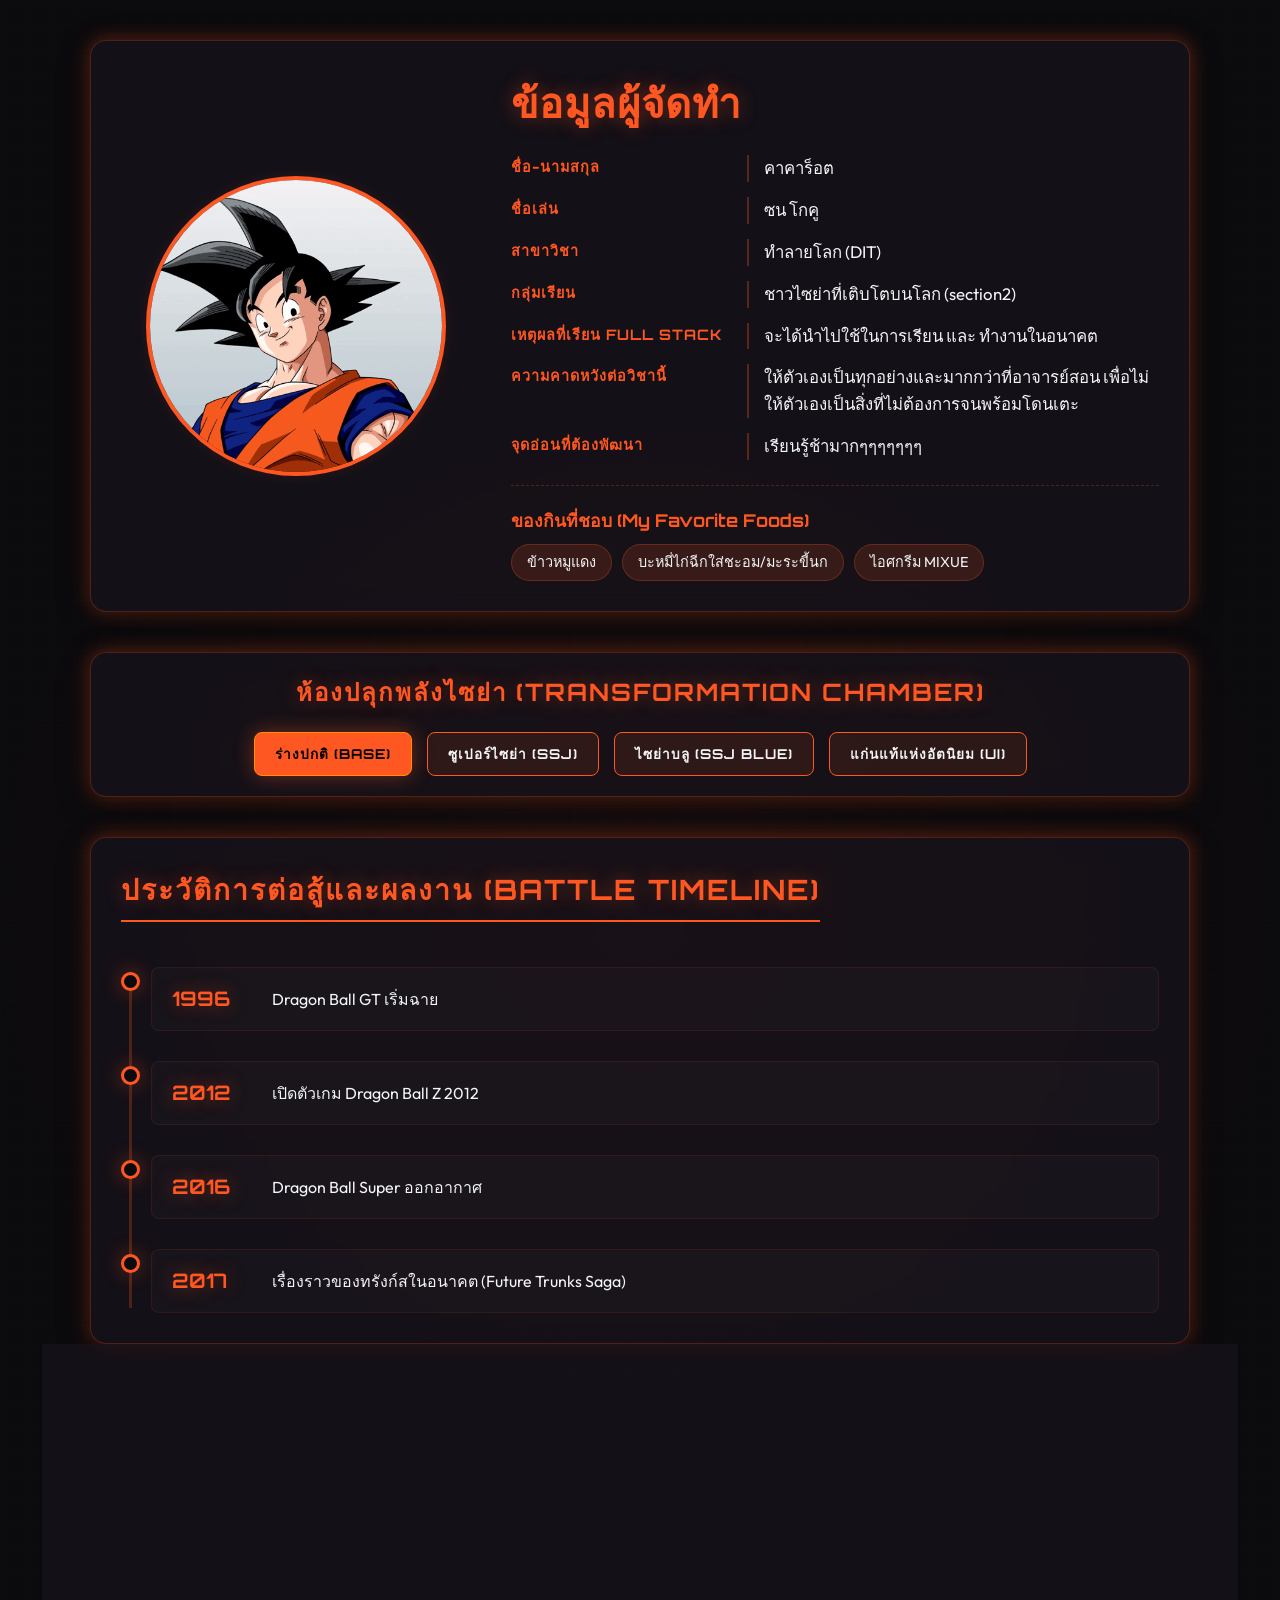
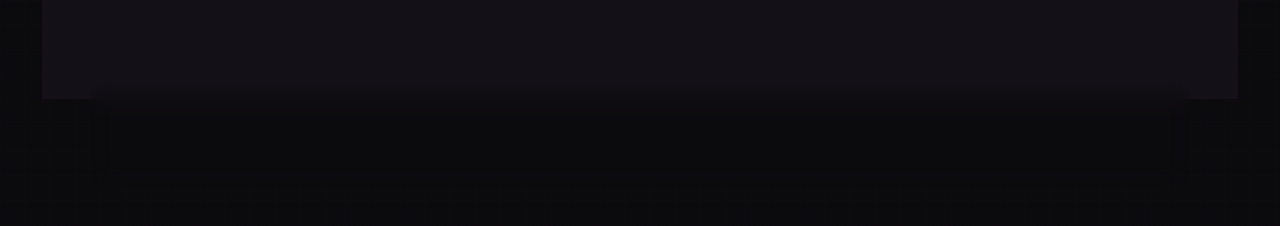
<file: index.html>
<!DOCTYPE html>
<html lang="th" data-theme="base">

<head>
  <meta charset="UTF-8">
  <meta name="viewport" content="width=device-width, initial-scale=1.0">
  <title>ซน โกคู | Dragon Ball Wiki — ทุกร่างแปลงร่าง</title>
  <meta name="description" content="วิกิรวมร่างแปลงร่างทั้งหมดของซน โกคู ตั้งแต่ร่างเบสจนถึง Ultra Instinct">
  <link rel="stylesheet" href="styles.css">
</head>

<body>
  <div class="kamehameha-flash" id="kameFlash"></div>

  <div class="container">
    <!-- Header/Developer Info Card -->
    <header class="card">
      <div class="avatar-wrapper">
        <img src="images/giphy (1).gif" class="profile-img" id="gokuAvatar" alt="รูปโปรไฟล์ผู้จัดทำ">
      </div>
      <div class="info-dossier">
        <h1>ข้อมูลผู้จัดทำ</h1>
        <dl>
          <dt>ชื่อ-นามสกุล</dt>
          <dd>คาคาร็อต</dd>

          <dt>ชื่อเล่น</dt>
          <dd>ซน โกคู</dd>

          <dt>สาขาวิชา</dt>
          <dd>ทําลายโลก (DIT)</dd>

          <dt>กลุ่มเรียน</dt>
          <dd>ชาวไซย่าที่เติบโตบนโลก (section2)</dd>

          <dt>เหตุผลที่เรียน Full Stack</dt>
          <dd>จะได้นำไปใช้ในการเรียน และ ทำงานในอนาคต</dd>

          <dt>ความคาดหวังต่อวิชานี้</dt>
          <dd>ให้ตัวเองเป็นทุกอย่างและมากกว่าที่อาจารย์สอน เพื่อไม่ให้ตัวเองเป็นสิ่งที่ไม่ต้องการจนพร้อมโดนเตะ</dd>

          <dt>จุดอ่อนที่ต้องพัฒนา</dt>
          <dd>เรียนรู้ช้ามากๆๆๆๆๆๆๆ</dd>
        </dl>
        
        <div class="favorites-box">
          <h3>ของกินที่ชอบ (My Favorite Foods)</h3>
          <ul>
            <li>ข้าวหมูแดง</li>
            <li>บะหมี่ไก่ฉีกใส่ชะอม/มะระขี้นก</li>
            <li>ไอศกรีม MIXUE</li>
          </ul>
        </div>
      </div>
    </header>

    <!-- Transformation Chamber -->
    <section class="card transformation-chamber">
      <h2>ห้องปลุกพลังไซย่า (Transformation Chamber)</h2>
      <div class="selector-buttons">
        <button class="btn-transform active" data-form="base">ร่างปกติ (Base)</button>
        <button class="btn-transform" data-form="ssj">ซูเปอร์ไซย่า (SSJ)</button>
        <button class="btn-transform" data-form="blue">ไซย่าบลู (SSJ Blue)</button>
        <button class="btn-transform" data-form="ui">แก่นแท้แห่งอัตนิยม (UI)</button>
      </div>
    </section>

    <!-- Timeline of Works -->
    <section class="card">
      <h2 class="section-title">ประวัติการต่อสู้และผลงาน (Battle Timeline)</h2>
      <div class="timeline">
        <div class="timeline-item">
          <div class="timeline-marker"></div>
          <div class="timeline-content">
            <div class="timeline-year">1996</div>
            <div class="timeline-work">Dragon Ball GT เริ่มฉาย</div>
          </div>
        </div>
        <div class="timeline-item">
          <div class="timeline-marker"></div>
          <div class="timeline-content">
            <div class="timeline-year">2012</div>
            <div class="timeline-work">เปิดตัวเกม Dragon Ball Z 2012</div>
          </div>
        </div>
        <div class="timeline-item">
          <div class="timeline-marker"></div>
          <div class="timeline-content">
            <div class="timeline-year">2016</div>
            <div class="timeline-work">Dragon Ball Super ออกอากาศ</div>
          </div>
        </div>
        <div class="timeline-item">
          <div class="timeline-marker"></div>
          <div class="timeline-content">
            <div class="timeline-year">2017</div>
            <div class="timeline-work">เรื่องราวของทรังก์สในอนาคต (Future Trunks Saga)</div>
          </div>
        </div>
      </div>
    </section>

    <!-- Skills Section -->
    <section class="card">
      <h2 class="section-title">ระดับค่าพลังความสามารถ (Skills & Power Meters)</h2>
      <div class="skills-grid">
        <div class="skill-card">
          <div class="skill-info">
            <span class="skill-name">ภาษาคน</span>
            <span class="skill-stars">⭐⭐⭐⭐</span>
          </div>
          <div class="skill-bar">
            <div class="skill-progress" data-level="80"></div>
          </div>
        </div>
        
        <div class="skill-card">
          <div class="skill-info">
            <span class="skill-name">การต่อสู้</span>
            <span class="skill-stars">⭐⭐⭐⭐⭐</span>
          </div>
          <div class="skill-bar">
            <div class="skill-progress" data-level="100"></div>
          </div>
        </div>

        <div class="skill-card">
          <div class="skill-info">
            <span class="skill-name">พลังคลื่นเต่าสะท้านฟ้า</span>
            <span class="skill-stars">⭐⭐⭐⭐⭐</span>
          </div>
          <div class="skill-bar">
            <div class="skill-progress" data-level="100"></div>
          </div>
        </div>

        <div class="skill-card">
          <div class="skill-info">
            <span class="skill-name">*** (สกิลลับ)</span>
            <span class="skill-stars">⭐⭐⭐⭐</span>
          </div>
          <div class="skill-bar">
            <div class="skill-progress" data-level="85"></div>
          </div>
        </div>
      </div>
    </section>

    <!-- Footer Card -->
    <footer class="card">
      <p>รหัสนักศึกษา: 6840011917</p>
      <a href="contact.html" class="btn-contact">ติดต่อได้เสมอแต่อ่านมั้ยอีกเรื่อง</a>
    </footer>
  </div>

  <!-- Interactive JavaScript Logic -->
  <script>
    // Audio Context Setup for Synthesized Power-Up Sound Effects
    let audioCtx = null;

    function playPowerUpSound(baseFreq, slideToFreq, duration) {
      try {
        if (!audioCtx) {
          audioCtx = new (window.AudioContext || window.webkitAudioContext)();
        }
        
        if (audioCtx.state === 'suspended') {
          audioCtx.resume();
        }

        const osc = audioCtx.createOscillator();
        const gain = audioCtx.createGain();

        osc.type = 'sawtooth';
        osc.frequency.setValueAtTime(baseFreq, audioCtx.currentTime);
        // Slide frequency up to simulate power charging
        osc.frequency.exponentialRampToValueAtTime(slideToFreq, audioCtx.currentTime + duration);

        gain.gain.setValueAtTime(0.15, audioCtx.currentTime);
        gain.gain.exponentialRampToValueAtTime(0.001, audioCtx.currentTime + duration);

        osc.connect(gain);
        gain.connect(audioCtx.destination);

        osc.start();
        osc.stop(audioCtx.currentTime + duration);
      } catch (e) {
        console.warn("Audio Context is block/unsupported:", e);
      }
    }

    // Avatar GIFs mapping for transformation forms
    const avatarGifs = {
      base: 'images/giphy (1).gif',
      ssj: 'images/super-saiyan-son-goku.gif',
      blue: 'images/blue-goku.gif',
      ui: 'images/dragon-ball-super-goku.gif'
    };

    // Synthesized Sound Profile mapping (Frequency: Start, End, Duration)
    const soundProfiles = {
      base: { start: 100, end: 300, dur: 1.0 },
      ssj: { start: 150, end: 600, dur: 1.2 },
      blue: { start: 200, end: 900, dur: 1.4 },
      ui: { start: 250, end: 1400, dur: 1.8 }
    };

    // Dom elements
    const avatarImg = document.getElementById('gokuAvatar');
    const kameFlash = document.getElementById('kameFlash');
    const htmlTag = document.documentElement;

    document.querySelectorAll('.btn-transform').forEach(btn => {
      btn.addEventListener('click', function() {
        const form = this.getAttribute('data-form');

        // Update active class on buttons
        document.querySelectorAll('.btn-transform').forEach(b => b.classList.remove('active'));
        this.classList.add('active');

        // 1. Change HTML theme attribute
        htmlTag.setAttribute('data-theme', form);

        // 2. Swapping avatar image with animation
        avatarImg.style.transform = 'scale(0.8) rotate(5deg)';
        setTimeout(() => {
          avatarImg.src = avatarGifs[form];
          avatarImg.style.transform = 'scale(1.0) rotate(0deg)';
        }, 150);

        // 3. Play transformation sound
        const snd = soundProfiles[form];
        playPowerUpSound(snd.start, snd.end, snd.dur);

        // 4. Trigger screen shake visual effect
        document.body.classList.add('screen-shake');
        setTimeout(() => {
          document.body.classList.remove('screen-shake');
        }, 400);

        // 5. If changing to Ultra Instinct, play additional energy surge flash
        if (form === 'ui') {
          kameFlash.style.animation = 'kamehameha-blast 0.8s ease-out';
          setTimeout(() => {
            kameFlash.style.animation = '';
          }, 800);
        }
      });
    });

    // Skill Progress Bar Fill Animation on Load
    window.addEventListener('DOMContentLoaded', () => {
      setTimeout(() => {
        document.querySelectorAll('.skill-progress').forEach(bar => {
          const level = bar.getAttribute('data-level');
          bar.style.width = level + '%';
        });
      }, 500);
    });
  </script>
</body>

</html>
</file>
<file: styles.css>
/* ==========================================
   DRAGON BALL WIKI & PORTFOLIO STYLESHEET
   ========================================== */

/* Import Google Fonts */
@import url('https://fonts.googleapis.com/css2?family=Orbitron:wght@400;700;900&family=Outfit:wght@300;400;600;800&display=swap');

/* Dynamic Theme Colors (Controlled via data-theme on <body>) */
:root {
    /* Base Goku Theme (Orange/Red) */
    --theme-primary: #ff5722;
    --theme-primary-rgb: 255, 87, 34;
    --theme-accent: #ff9100;
    --theme-bg: #0b0a0d;
    --theme-card-bg: rgba(25, 20, 30, 0.65);
    --theme-border: rgba(255, 87, 34, 0.25);
    --theme-glow: 0 0 20px rgba(255, 87, 34, 0.4);
    --text-main: #f3f4f6;
    --text-muted: #9ca3af;
    --font-heading: 'Orbitron', 'Segoe UI', Tahoma, Geneva, Verdana, sans-serif;
    --font-body: 'Outfit', 'Segoe UI', Tahoma, Geneva, Verdana, sans-serif;
    --aura-speed: 2s;
}

[data-theme="ssj"] {
    /* Super Saiyan Theme (Gold/Yellow) */
    --theme-primary: #ffd700;
    --theme-primary-rgb: 255, 215, 0;
    --theme-accent: #ffeb3b;
    --theme-bg: #0c0b05;
    --theme-card-bg: rgba(30, 28, 15, 0.65);
    --theme-border: rgba(255, 215, 0, 0.25);
    --theme-glow: 0 0 25px rgba(255, 215, 0, 0.5);
    --aura-speed: 1.2s;
}

[data-theme="blue"] {
    /* Super Saiyan Blue Theme (Cyan/Blue) */
    --theme-primary: #00e5ff;
    --theme-primary-rgb: 0, 229, 255;
    --theme-accent: #2979ff;
    --theme-bg: #050b14;
    --theme-card-bg: rgba(10, 25, 40, 0.65);
    --theme-border: rgba(0, 229, 255, 0.25);
    --theme-glow: 0 0 25px rgba(0, 229, 255, 0.55);
    --aura-speed: 0.8s;
}

[data-theme="ui"] {
    /* Ultra Instinct Theme (Silver/Purple/White) */
    --theme-primary: #e2e8f0;
    --theme-primary-rgb: 226, 232, 240;
    --theme-accent: #a855f7;
    --theme-bg: #08080c;
    --theme-card-bg: rgba(20, 20, 25, 0.7);
    --theme-border: rgba(226, 232, 240, 0.2);
    --theme-glow: 0 0 30px rgba(226, 232, 240, 0.5), 0 0 15px rgba(168, 85, 247, 0.3);
    --aura-speed: 0.5s;
}

/* Reset and Global Styles */
* {
    margin: 0;
    padding: 0;
    box-sizing: border-box;
}

body {
    font-family: var(--font-body);
    background-color: var(--theme-bg);
    color: var(--text-main);
    padding: 40px 20px;
    min-height: 100vh;
    line-height: 1.6;
    background-image: 
        radial-gradient(circle at 50% 50%, rgba(var(--theme-primary-rgb), 0.05) 0%, transparent 60%),
        linear-gradient(rgba(18, 16, 20, 0.3) 1px, transparent 1px),
        linear-gradient(90deg, rgba(18, 16, 20, 0.3) 1px, transparent 1px);
    background-size: 100% 100%, 25px 25px, 25px 25px;
    transition: background-color 0.8s, background-image 0.8s, color 0.3s;
}

/* Main Container */
.container {
    max-width: 1100px;
    margin: 0 auto;
    display: flex;
    flex-direction: column;
    gap: 40px;
}

/* Glassmorphism Card Style */
.card {
    background: var(--theme-card-bg);
    border: 1px solid var(--theme-border);
    border-radius: 16px;
    padding: 30px;
    backdrop-filter: blur(12px);
    -webkit-backdrop-filter: blur(12px);
    box-shadow: 0 8px 32px 0 rgba(0, 0, 0, 0.37), var(--theme-glow);
    transition: border 0.5s, box-shadow 0.5s, transform 0.3s;
}

.card:hover {
    transform: translateY(-2px);
}

/* Header Section */
header {
    display: grid;
    grid-template-columns: 350px 1fr;
    gap: 40px;
    align-items: center;
}

@media (max-width: 868px) {
    header {
        grid-template-columns: 1fr;
        text-align: center;
    }
}

/* Avatar Container with Aura Effect */
.avatar-wrapper {
    position: relative;
    width: 300px;
    height: 300px;
    margin: 0 auto;
}

.profile-img {
    width: 100%;
    height: 100%;
    border-radius: 50%;
    object-fit: cover;
    border: 4px solid var(--theme-primary);
    position: relative;
    z-index: 2;
    transition: border-color 0.5s, transform 0.3s;
}

/* Aura Glow Ring */
.avatar-wrapper::after {
    content: '';
    position: absolute;
    top: -10px;
    left: -10px;
    right: -10px;
    bottom: -10px;
    border-radius: 50%;
    background: radial-gradient(circle, rgba(var(--theme-primary-rgb), 0.8) 0%, transparent 70%);
    z-index: 1;
    animation: aura-pulse var(--aura-speed) ease-in-out infinite;
    transition: background 0.5s;
    pointer-events: none;
}

@keyframes aura-pulse {
    0%, 100% {
        transform: scale(0.98);
        opacity: 0.5;
        filter: blur(10px);
    }
    50% {
        transform: scale(1.08);
        opacity: 0.9;
        filter: blur(15px);
    }
}

/* Form Selector / Transformation Chamber */
.transformation-chamber {
    text-align: center;
    padding: 20px;
}

.transformation-chamber h2 {
    font-family: var(--font-heading);
    color: var(--theme-primary);
    margin-bottom: 20px;
    font-size: 1.5rem;
    text-transform: uppercase;
    letter-spacing: 2px;
    text-shadow: var(--theme-glow);
}

.selector-buttons {
    display: flex;
    justify-content: center;
    gap: 15px;
    flex-wrap: wrap;
}

.btn-transform {
    font-family: var(--font-heading);
    background: rgba(var(--theme-primary-rgb), 0.1);
    color: var(--text-main);
    border: 1px solid var(--theme-primary);
    padding: 10px 20px;
    border-radius: 8px;
    cursor: pointer;
    font-weight: bold;
    text-transform: uppercase;
    font-size: 0.85rem;
    letter-spacing: 1px;
    transition: all 0.3s cubic-bezier(0.4, 0, 0.2, 1);
}

.btn-transform:hover {
    background: var(--theme-primary);
    color: #000;
    box-shadow: var(--theme-glow), 0 0 10px var(--theme-primary);
    transform: scale(1.05);
}

.btn-transform.active {
    background: var(--theme-primary);
    color: #000;
    box-shadow: var(--theme-glow);
    border-color: var(--theme-accent);
}

/* Profile Details Info */
.info-dossier h1 {
    font-family: var(--font-heading);
    color: var(--theme-primary);
    font-size: 2.5rem;
    margin-bottom: 10px;
    text-shadow: var(--theme-glow);
    letter-spacing: 1px;
}

.info-dossier dl {
    display: grid;
    grid-template-columns: auto 1fr;
    gap: 15px 25px;
    margin-top: 20px;
    font-size: 1.05rem;
}

@media (max-width: 600px) {
    .info-dossier dl {
        grid-template-columns: 1fr;
        gap: 5px;
    }
}

.info-dossier dt {
    font-weight: bold;
    color: var(--theme-primary);
    text-transform: uppercase;
    letter-spacing: 1px;
    font-family: var(--font-heading);
    font-size: 0.9rem;
}

.info-dossier dd {
    color: var(--text-main);
    border-left: 2px solid rgba(var(--theme-primary-rgb), 0.3);
    padding-left: 15px;
}

/* Favorite Foods Box */
.favorites-box {
    margin-top: 25px;
    padding-top: 20px;
    border-top: 1px dashed var(--theme-border);
}

.favorites-box h3 {
    font-family: var(--font-heading);
    color: var(--theme-primary);
    margin-bottom: 10px;
    font-size: 1.1rem;
    display: flex;
    align-items: center;
    gap: 10px;
}

.favorites-box ul {
    list-style-type: none;
    display: flex;
    flex-wrap: wrap;
    gap: 10px;
}

.favorites-box li {
    background: rgba(var(--theme-primary-rgb), 0.15);
    border: 1px solid var(--theme-border);
    padding: 6px 15px;
    border-radius: 20px;
    font-size: 0.9rem;
    transition: all 0.3s;
}

.favorites-box li:hover {
    background: rgba(var(--theme-primary-rgb), 0.3);
    transform: scale(1.05);
}

/* Timeline - Paths of Power */
.section-title {
    font-family: var(--font-heading);
    color: var(--theme-primary);
    margin-bottom: 25px;
    font-size: 1.75rem;
    text-transform: uppercase;
    letter-spacing: 2px;
    text-shadow: var(--theme-glow);
    border-bottom: 2px solid var(--theme-primary);
    padding-bottom: 8px;
    display: inline-block;
}

.timeline {
    position: relative;
    padding-left: 30px;
    margin-top: 20px;
}

.timeline::before {
    content: '';
    position: absolute;
    left: 8px;
    top: 5px;
    bottom: 5px;
    width: 3px;
    background: var(--theme-border);
    transition: background 0.5s;
}

.timeline-item {
    position: relative;
    margin-bottom: 30px;
}

.timeline-item:last-child {
    margin-bottom: 0;
}

.timeline-marker {
    position: absolute;
    left: -30px;
    top: 5px;
    width: 19px;
    height: 19px;
    border-radius: 50%;
    background: var(--theme-bg);
    border: 3px solid var(--theme-primary);
    box-shadow: var(--theme-glow);
    z-index: 2;
    transition: border-color 0.5s, box-shadow 0.5s;
}

.timeline-content {
    background: rgba(255, 255, 255, 0.02);
    border: 1px solid rgba(var(--theme-primary-rgb), 0.1);
    padding: 15px 20px;
    border-radius: 8px;
    display: grid;
    grid-template-columns: 80px 1fr;
    align-items: center;
    gap: 20px;
    transition: all 0.3s;
}

.timeline-content:hover {
    background: rgba(var(--theme-primary-rgb), 0.05);
    border-color: var(--theme-primary);
    transform: translateX(5px);
}

.timeline-year {
    font-family: var(--font-heading);
    font-weight: bold;
    color: var(--theme-primary);
    font-size: 1.25rem;
    text-shadow: var(--theme-glow);
}

.timeline-work {
    color: var(--text-main);
    font-size: 1rem;
}

/* Skills Section */
.skills-grid {
    display: grid;
    grid-template-columns: 1fr 1fr;
    gap: 25px;
}

@media (max-width: 768px) {
    .skills-grid {
        grid-template-columns: 1fr;
    }
}

.skill-card {
    display: flex;
    flex-direction: column;
    gap: 8px;
}

.skill-info {
    display: flex;
    justify-content: space-between;
    font-weight: bold;
}

.skill-name {
    font-family: var(--font-heading);
    color: var(--text-main);
    font-size: 0.95rem;
    text-transform: uppercase;
}

.skill-stars {
    color: var(--theme-primary);
    text-shadow: var(--theme-glow);
    letter-spacing: 2px;
}

.skill-bar {
    height: 12px;
    background: rgba(255, 255, 255, 0.05);
    border-radius: 6px;
    overflow: hidden;
    border: 1px solid var(--theme-border);
    position: relative;
}

.skill-progress {
    height: 100%;
    width: 0%; /* Animated via JS on load */
    background: linear-gradient(90deg, var(--theme-primary) 0%, var(--theme-accent) 100%);
    box-shadow: 0 0 10px var(--theme-primary);
    border-radius: 6px;
    transition: width 1.5s cubic-bezier(0.1, 0.8, 0.25, 1), background 0.5s;
}

/* Footer Section */
footer {
    display: flex;
    justify-content: space-between;
    align-items: center;
    border-top: 1px solid var(--theme-border);
    padding-top: 25px;
    font-size: 0.9rem;
    color: var(--text-muted);
}

@media (max-width: 600px) {
    footer {
        flex-direction: column;
        gap: 15px;
        text-align: center;
    }
}

.btn-contact {
    display: inline-block;
    font-family: var(--font-heading);
    background: linear-gradient(135deg, var(--theme-primary) 0%, var(--theme-accent) 100%);
    color: #000 !important;
    font-weight: 800;
    text-decoration: none;
    padding: 10px 24px;
    border-radius: 30px;
    box-shadow: var(--theme-glow);
    text-transform: uppercase;
    font-size: 0.85rem;
    letter-spacing: 1px;
    transition: all 0.3s;
}

.btn-contact:hover {
    transform: scale(1.05) translateY(-2px);
    box-shadow: 0 0 25px var(--theme-primary);
}

/* Contact Container */
.contact-container {
    max-width: 650px;
    margin: 40px auto;
}

.contact-container h2 {
    font-family: var(--font-heading);
    color: var(--theme-primary);
    margin-bottom: 10px;
    text-shadow: var(--theme-glow);
}

.contact-container p {
    color: var(--text-muted);
    margin-bottom: 25px;
}

.form-group {
    margin-bottom: 20px;
}

.form-group label {
    display: block;
    margin-bottom: 8px;
    font-weight: bold;
    font-family: var(--font-heading);
    font-size: 0.85rem;
    color: var(--theme-primary);
    text-transform: uppercase;
}

.form-group input, 
.form-group textarea {
    width: 100%;
    padding: 12px 16px;
    background: rgba(255, 255, 255, 0.03);
    border: 1px solid var(--theme-border);
    border-radius: 8px;
    color: var(--text-main);
    font-size: 0.95rem;
    font-family: var(--font-body);
    transition: all 0.3s;
}

.form-group input::placeholder,
.form-group textarea::placeholder {
    color: #6b7280;
}

.form-group input:focus, 
.form-group textarea:focus {
    outline: none;
    border-color: var(--theme-primary);
    background: rgba(var(--theme-primary-rgb), 0.05);
    box-shadow: 0 0 12px rgba(var(--theme-primary-rgb), 0.3);
}

/* Submit Button & Back Button */
.btn-submit {
    background: linear-gradient(135deg, #10b981 0%, #059669 100%);
    color: white;
    padding: 14px 20px;
    border: none;
    border-radius: 8px;
    cursor: pointer;
    font-family: var(--font-heading);
    font-weight: bold;
    font-size: 1rem;
    width: 100%;
    text-transform: uppercase;
    letter-spacing: 1px;
    box-shadow: 0 0 15px rgba(16, 185, 129, 0.3);
    transition: all 0.3s;
}

.btn-submit:hover {
    background: linear-gradient(135deg, #059669 0%, #047857 100%);
    box-shadow: 0 0 25px rgba(16, 185, 129, 0.6);
    transform: translateY(-2px);
}

.btn-back {
    display: inline-flex;
    align-items: center;
    gap: 8px;
    margin-bottom: 25px;
    color: var(--theme-primary);
    text-decoration: none;
    font-family: var(--font-heading);
    font-size: 0.9rem;
    text-transform: uppercase;
    font-weight: bold;
    transition: all 0.3s;
}

.btn-back:hover {
    color: var(--theme-accent);
    transform: translateX(-4px);
    text-shadow: var(--theme-glow);
}

/* Screen Shake and Special Effects */
.screen-shake {
    animation: shake 0.3s infinite;
}

@keyframes shake {
    0% { transform: translate(1px, 1px) rotate(0deg); }
    10% { transform: translate(-1px, -2px) rotate(-1deg); }
    20% { transform: translate(-3px, 0px) rotate(1deg); }
    30% { transform: translate(0px, 2px) rotate(0deg); }
    40% { transform: translate(1px, -1px) rotate(1deg); }
    50% { transform: translate(-1px, 2px) rotate(-1deg); }
    60% { transform: translate(-3px, 1px) rotate(0deg); }
    70% { transform: translate(2px, 1px) rotate(-1deg); }
    85% { transform: translate(-1px, -1px) rotate(1deg); }
    100% { transform: translate(1px, -2px) rotate(0deg); }
}

/* KAMEHAMEHA Aura Fire */
.kamehameha-flash {
    position: fixed;
    top: 0;
    left: 0;
    width: 100%;
    height: 100%;
    background: radial-gradient(circle, #00e5ff 0%, #2979ff 50%, transparent 100%);
    opacity: 0;
    pointer-events: none;
    z-index: 9999;
    mix-blend-mode: screen;
}

@keyframes kamehameha-blast {
    0% { opacity: 0; transform: scale(0.5); }
    20% { opacity: 1; transform: scale(1.5); }
    80% { opacity: 1; transform: scale(1.8); }
    100% { opacity: 0; transform: scale(2); }
}
</file>
